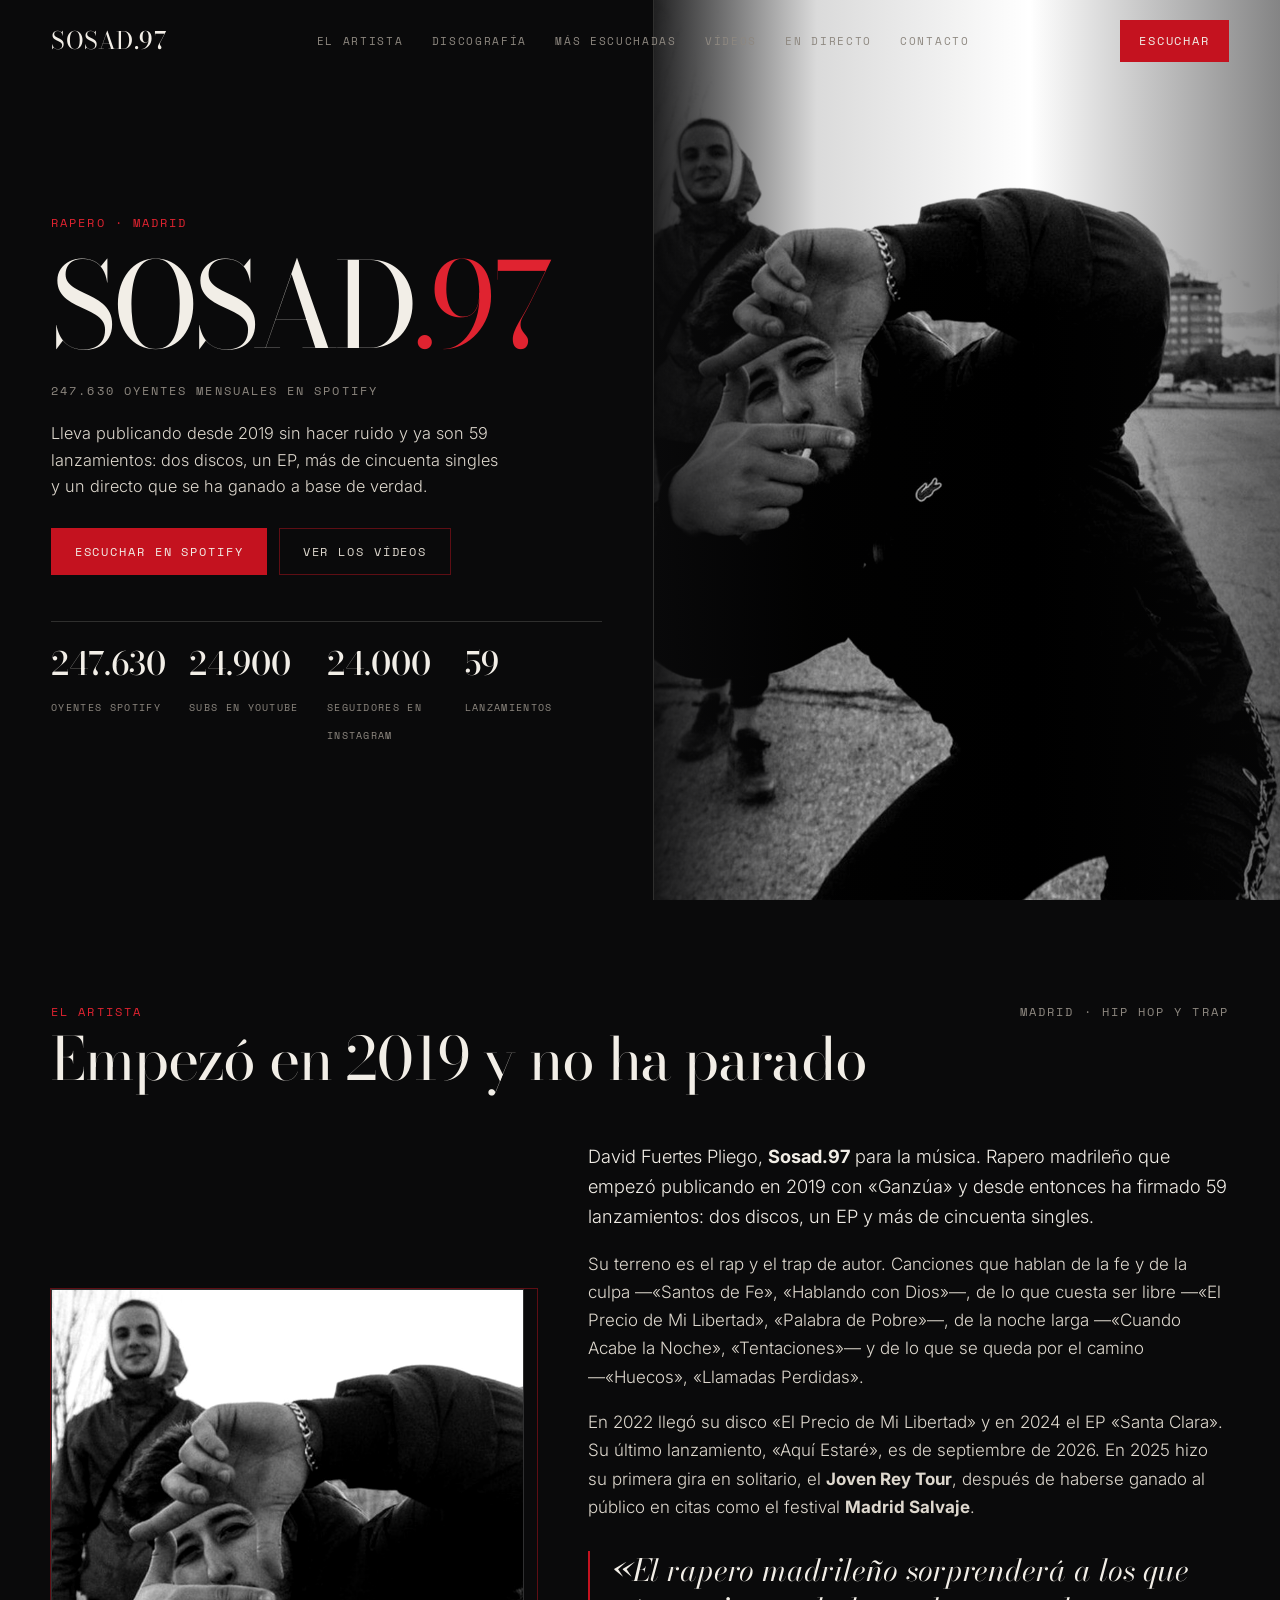
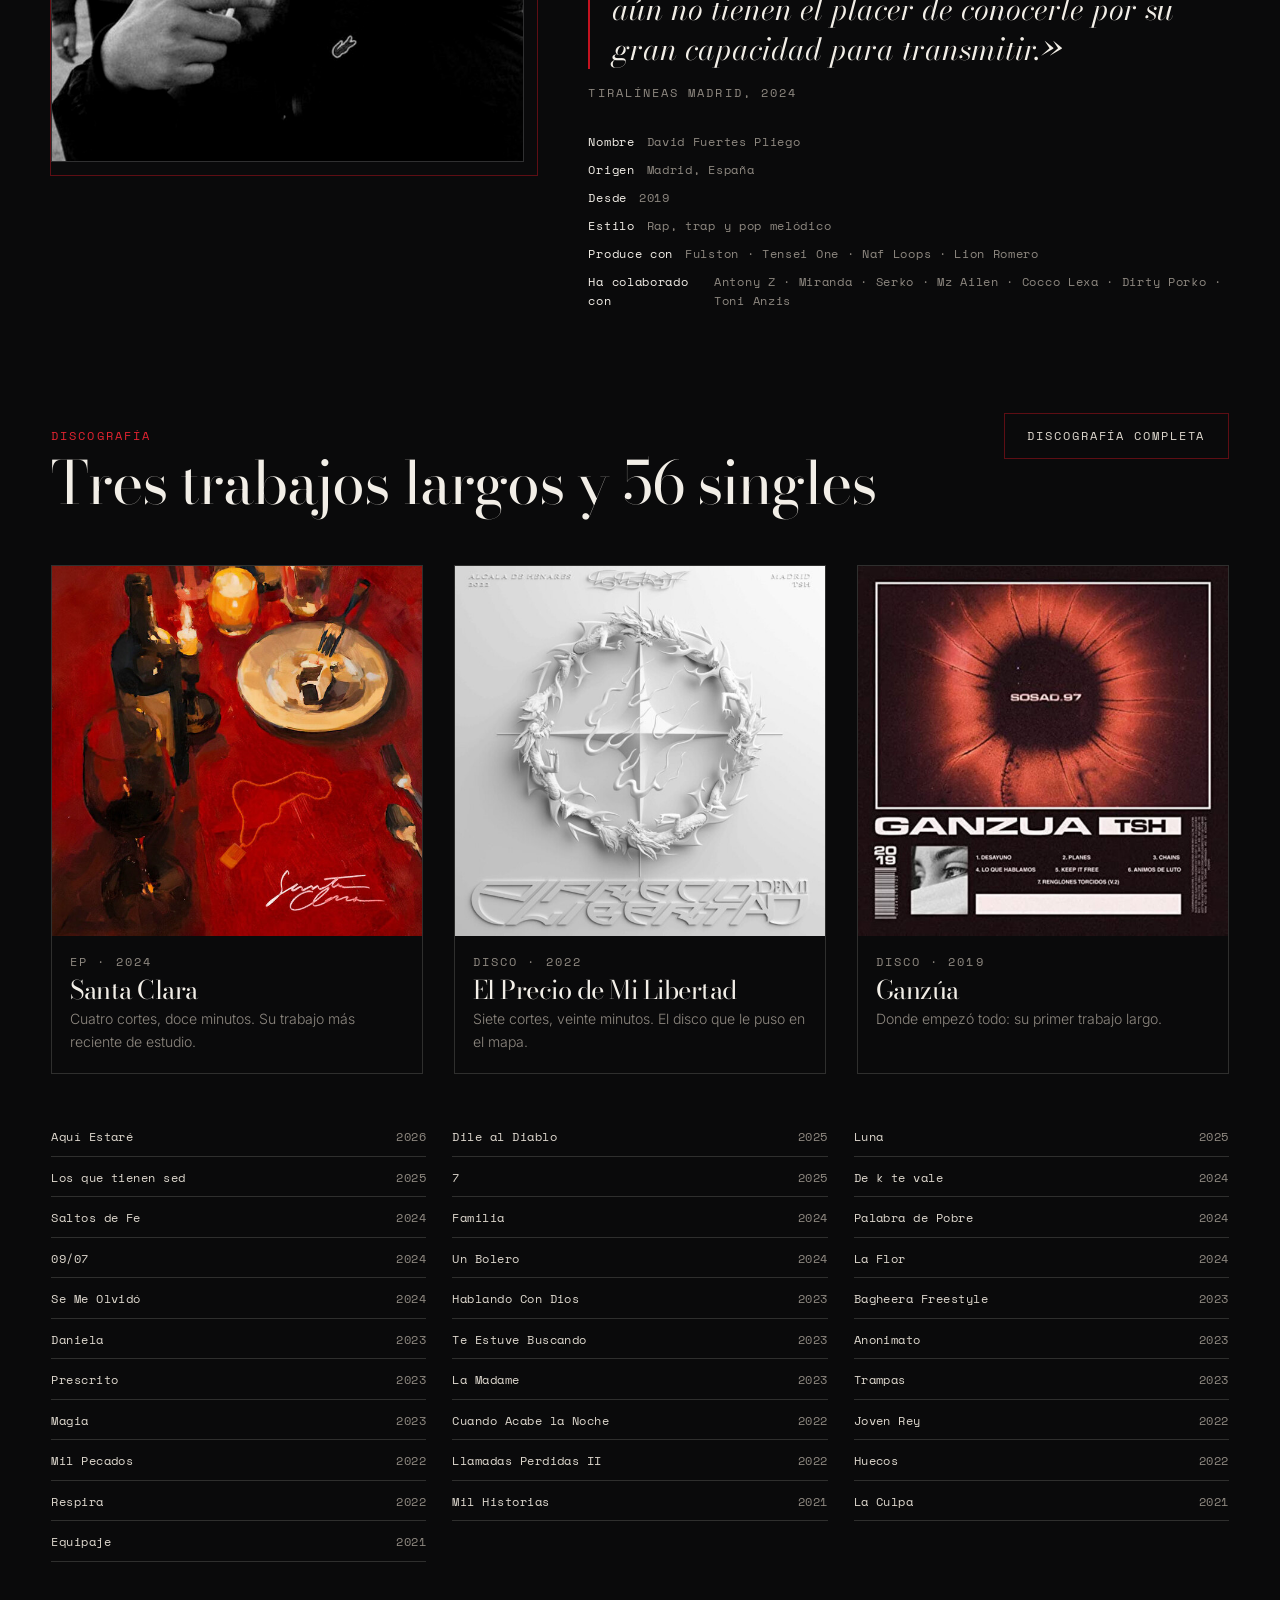
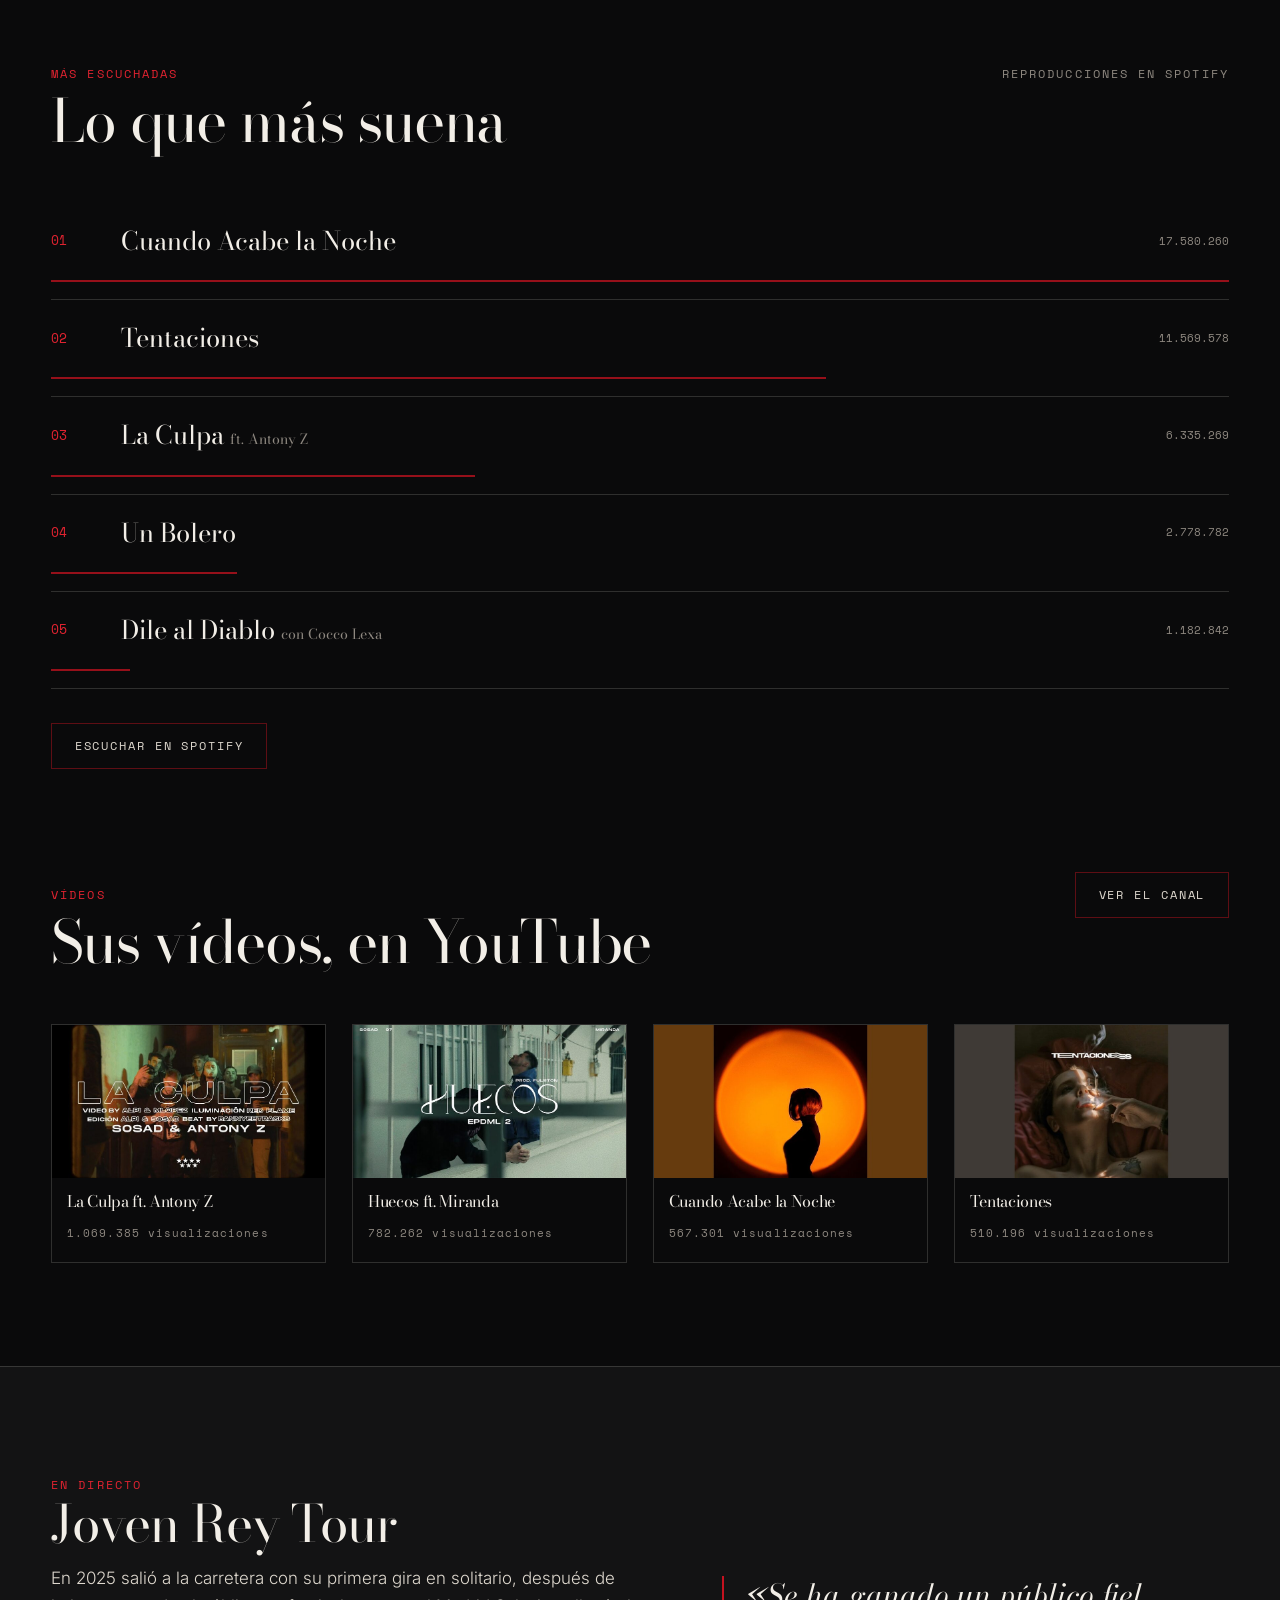
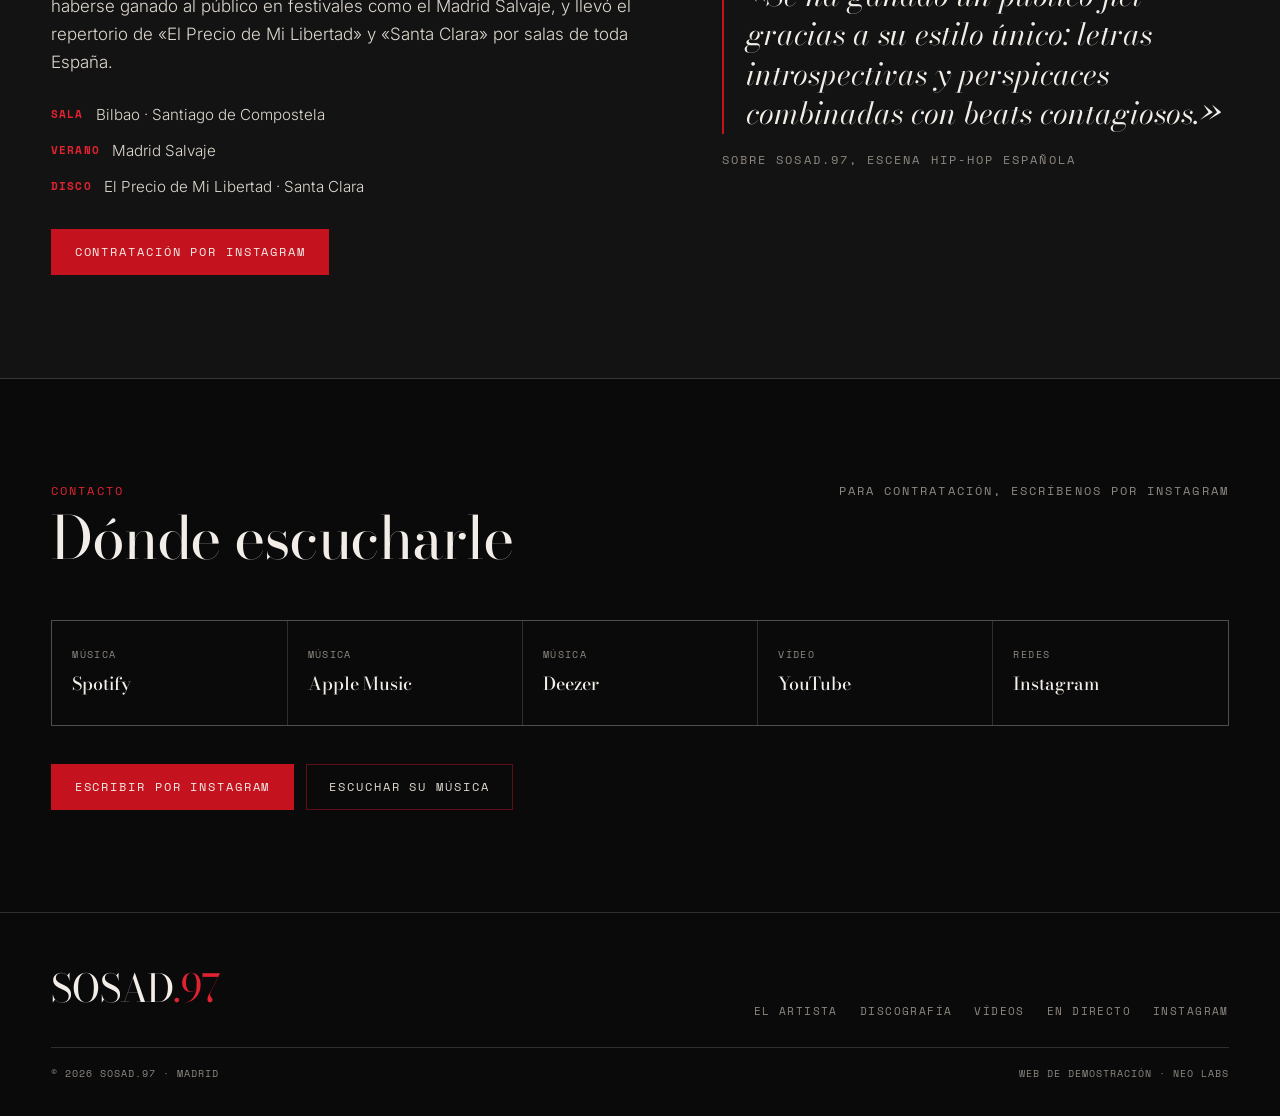
<file: index.html>
<!DOCTYPE html>
<html lang="es">
<head>
<meta charset="utf-8">
<meta name="viewport" content="width=device-width, initial-scale=1">
<title>SOSAD.97 — Rapero madrileño | Música, discografía y directo</title>
<meta name="description" content="SOSAD.97, rapero madrileño. 247.630 oyentes mensuales en Spotify, 59 lanzamientos desde 2019 y su primera gira en solitario. Escucha su música, mira sus vídeos y su discografía completa.">
<meta name="author" content="SOSAD.97">
<meta property="og:type" content="music.musician">
<meta property="og:title" content="SOSAD.97 — Rapero madrileño">
<meta property="og:description" content="247.630 oyentes mensuales en Spotify. 59 lanzamientos desde 2019. Discografía, vídeos y enlaces oficiales.">
<meta property="og:image" content="assets/og.jpg">
<meta property="og:url" content="https://neolabs-clientes.github.io/sosad97/">
<meta name="twitter:card" content="summary_large_image">
<link rel="canonical" href="https://neolabs-clientes.github.io/sosad97/">
<link rel="icon" href="assets/img/marca.jpg">
<link rel="preconnect" href="https://fonts.googleapis.com">
<link rel="preconnect" href="https://fonts.gstatic.com" crossorigin>
<link href="https://fonts.googleapis.com/css2?family=Bodoni+Moda:ital,opsz,wght@0,6..96,400;0,6..96,500;1,6..96,400&family=Space+Mono:wght@400;700&family=Inter:wght@300;400;500&display=swap" rel="stylesheet">
<link rel="stylesheet" href="assets/estilo.css">
<script type="application/ld+json">
{"@context":"https://schema.org","@type":"MusicGroup","name":"Sosad.97","alternateName":"SOSAD.97","genre":["Hip hop","Trap","Rap alternativo"],"url":"https://neolabs-clientes.github.io/sosad97/","image":"https://neolabs-clientes.github.io/sosad97/assets/img/hero.jpg","foundingDate":"2019","foundingLocation":{"@type":"Place","name":"Madrid, España"},"sameAs":["https://open.spotify.com/artist/7Dhtrm0gyXdmDvvc5zAh4w","https://music.apple.com/es/artist/sosad-97/1466661259","https://www.deezer.com/artist/67481252","https://www.youtube.com/channel/UCT6vvQgY9-sLoxODDKB-p6Q","https://www.instagram.com/sosad.97/"]}
</script>
</head>
<body>

<header id="cab">
  <div class="wrap nav">
    <a class="marca" href="#inicio">SOSAD<b>.97</b></a>
    <nav class="menu">
      <a href="#artista">El artista</a>
      <a href="#discografia">Discografía</a>
      <a href="#escuchadas">Más escuchadas</a>
      <a href="#videos">Vídeos</a>
      <a href="#directo">En directo</a>
      <a href="#contacto">Contacto</a>
    </nav>
    <a class="btn btn-rojo" href="https://open.spotify.com/artist/7Dhtrm0gyXdmDvvc5zAh4w" target="_blank" rel="noopener">Escuchar</a>
    <button class="burger" id="burger" aria-label="Menú">Menú</button>
  </div>
</header>

<section class="hero" id="inicio">
  <div class="hero-in">
    <div class="hero-txt">
      <span class="mono eyebrow">Rapero · Madrid</span>
      <h1>SOSAD<i>.97</i></h1>
      <span class="mono">247.630 oyentes mensuales en Spotify</span>
      <p class="hero-sub">Lleva publicando desde 2019 sin hacer ruido y ya son 59 lanzamientos: dos discos, un EP, más de cincuenta singles y un directo que se ha ganado a base de verdad.</p>
      <div class="hero-acc">
        <a class="btn btn-rojo" href="https://open.spotify.com/artist/7Dhtrm0gyXdmDvvc5zAh4w" target="_blank" rel="noopener">Escuchar en Spotify</a>
        <a class="btn btn-linea" href="#videos">Ver los vídeos</a>
      </div>
      <div class="cifras">
        <div><b>247.630</b><span>Oyentes Spotify</span></div>
        <div><b>24.900</b><span>Subs en YouTube</span></div>
        <div><b>24.000</b><span>Seguidores en Instagram</span></div>
        <div><b>59</b><span>Lanzamientos</span></div>
      </div>
    </div>
    <div class="hero-foto">
      <img src="assets/img/hero.jpg" alt="SOSAD.97, retrato en blanco y negro">
    </div>
  </div>
</section>
<section class="pad" id="artista">
  <div class="wrap">
    <div class="sep-titulo rv">
      <div>
        <span class="mono eyebrow">El artista</span>
        <h2>Empezó en 2019 y no ha parado</h2>
      </div>
      <span class="mono">Madrid · Hip hop y trap</span>
    </div>

    <div class="artista">
      <div class="artista-foto rv">
        <img src="assets/img/detalle.jpg" alt="SOSAD.97, detalle del retrato">
      </div>
      <div class="prosa rv">
        <p>David Fuertes Pliego, <b>Sosad.97</b> para la música. Rapero madrileño que empezó publicando en 2019 con «Ganzúa» y desde entonces ha firmado 59 lanzamientos: dos discos, un EP y más de cincuenta singles.</p>
        <p>Su terreno es el rap y el trap de autor. Canciones que hablan de la fe y de la culpa —«Santos de Fe», «Hablando con Dios»—, de lo que cuesta ser libre —«El Precio de Mi Libertad», «Palabra de Pobre»—, de la noche larga —«Cuando Acabe la Noche», «Tentaciones»— y de lo que se queda por el camino —«Huecos», «Llamadas Perdidas».</p>
        <p>En 2022 llegó su disco «El Precio de Mi Libertad» y en 2024 el EP «Santa Clara». Su último lanzamiento, «Aquí Estaré», es de septiembre de 2026. En 2025 hizo su primera gira en solitario, el <b>Joven Rey Tour</b>, después de haberse ganado al público en citas como el festival <b>Madrid Salvaje</b>.</p>

        <div class="cita" style="margin:30px 0">«El rapero madrileño sorprenderá a los que aún no tienen el placer de conocerle por su gran capacidad para transmitir.»</div>
        <span class="mono" style="display:block;margin:-16px 0 26px">Tiralíneas Madrid, 2024</span>

        <div class="ficha">
          <div><b>Nombre</b> David Fuertes Pliego</div>
          <div><b>Origen</b> Madrid, España</div>
          <div><b>Desde</b> 2019</div>
          <div><b>Estilo</b> Rap, trap y pop melódico</div>
          <div><b>Produce con</b> Fulston · Tensei One · Naf Loops · Lion Romero</div>
          <div><b>Ha colaborado con</b> Antony Z · Miranda · Serko · Mz Ailen · Cocco Lexa · Dirty Porko · Toni Anzis</div>
        </div>
      </div>
    </div>
  </div>
</section>

<section class="pad" id="discografia" style="padding-top:0">
  <div class="wrap">
    <div class="sep-titulo rv">
      <div>
        <span class="mono eyebrow">Discografía</span>
        <h2>Tres trabajos largos y 56 singles</h2>
      </div>
      <a class="btn btn-linea" href="https://open.spotify.com/artist/7Dhtrm0gyXdmDvvc5zAh4w" target="_blank" rel="noopener">Discografía completa</a>
    </div>

    <div class="discos rv">
      <a class="disco" href="https://open.spotify.com/artist/7Dhtrm0gyXdmDvvc5zAh4w" target="_blank" rel="noopener">
        <img src="assets/img/port-santa.jpg" alt="Portada del EP Santa Clara de Sosad.97">
        <div class="disco-info">
          <span class="mono">EP · 2024</span>
          <h3>Santa Clara</h3>
          <p>Cuatro cortes, doce minutos. Su trabajo más reciente de estudio.</p>
        </div>
      </a>
      <a class="disco" href="https://open.spotify.com/artist/7Dhtrm0gyXdmDvvc5zAh4w" target="_blank" rel="noopener">
        <img src="assets/img/port-precio.jpg" alt="Portada del disco El Precio de Mi Libertad de Sosad.97">
        <div class="disco-info">
          <span class="mono">Disco · 2022</span>
          <h3>El Precio de Mi Libertad</h3>
          <p>Siete cortes, veinte minutos. El disco que le puso en el mapa.</p>
        </div>
      </a>
      <a class="disco" href="https://open.spotify.com/artist/7Dhtrm0gyXdmDvvc5zAh4w" target="_blank" rel="noopener">
        <img src="assets/img/port-ganzua.jpg" alt="Portada del disco Ganzúa de Sosad.97">
        <div class="disco-info">
          <span class="mono">Disco · 2019</span>
          <h3>Ganzúa</h3>
          <p>Donde empezó todo: su primer trabajo largo.</p>
        </div>
      </a>
    </div>

    <div class="singles rv" style="margin-top:44px">
      <div><span>Aquí Estaré</span><i>2026</i></div>
      <div><span>Dile al Diablo</span><i>2025</i></div>
      <div><span>Luna</span><i>2025</i></div>
      <div><span>Los que tienen sed</span><i>2025</i></div>
      <div><span>7</span><i>2025</i></div>
      <div><span>De k te vale</span><i>2024</i></div>
      <div><span>Saltos de Fe</span><i>2024</i></div>
      <div><span>Familia</span><i>2024</i></div>
      <div><span>Palabra de Pobre</span><i>2024</i></div>
      <div><span>09/07</span><i>2024</i></div>
      <div><span>Un Bolero</span><i>2024</i></div>
      <div><span>La Flor</span><i>2024</i></div>
      <div><span>Se Me Olvidó</span><i>2024</i></div>
      <div><span>Hablando Con Dios</span><i>2023</i></div>
      <div><span>Bagheera Freestyle</span><i>2023</i></div>
      <div><span>Daniela</span><i>2023</i></div>
      <div><span>Te Estuve Buscando</span><i>2023</i></div>
      <div><span>Anonimato</span><i>2023</i></div>
      <div><span>Prescrito</span><i>2023</i></div>
      <div><span>La Madame</span><i>2023</i></div>
      <div><span>Trampas</span><i>2023</i></div>
      <div><span>Magia</span><i>2023</i></div>
      <div><span>Cuando Acabe la Noche</span><i>2022</i></div>
      <div><span>Joven Rey</span><i>2022</i></div>
      <div><span>Mil Pecados</span><i>2022</i></div>
      <div><span>Llamadas Perdidas II</span><i>2022</i></div>
      <div><span>Huecos</span><i>2022</i></div>
      <div><span>Respira</span><i>2022</i></div>
      <div><span>Mil Historias</span><i>2021</i></div>
      <div><span>La Culpa</span><i>2021</i></div>
      <div><span>Equipaje</span><i>2021</i></div>
    </div>
  </div>
</section>
<section class="pad" id="escuchadas" style="padding-top:0">
  <div class="wrap">
    <div class="sep-titulo rv">
      <div>
        <span class="mono eyebrow">Más escuchadas</span>
        <h2>Lo que más suena</h2>
      </div>
      <span class="mono">Reproducciones en Spotify</span>
    </div>

    <div class="tops rv">
      <div class="fila">
        <span class="n">01</span>
        <span class="t">Cuando Acabe la Noche</span>
        <span class="p">17.580.260</span>
        <span class="barra" style="width:100%"></span>
      </div>
      <div class="fila">
        <span class="n">02</span>
        <span class="t">Tentaciones</span>
        <span class="p">11.569.578</span>
        <span class="barra" style="width:65.8%"></span>
      </div>
      <div class="fila">
        <span class="n">03</span>
        <span class="t">La Culpa <span class="gris" style="font-size:.55em">ft. Antony Z</span></span>
        <span class="p">6.335.269</span>
        <span class="barra" style="width:36%"></span>
      </div>
      <div class="fila">
        <span class="n">04</span>
        <span class="t">Un Bolero</span>
        <span class="p">2.778.782</span>
        <span class="barra" style="width:15.8%"></span>
      </div>
      <div class="fila">
        <span class="n">05</span>
        <span class="t">Dile al Diablo <span class="gris" style="font-size:.55em">con Cocco Lexa</span></span>
        <span class="p">1.182.842</span>
        <span class="barra" style="width:6.7%"></span>
      </div>
    </div>

    <a class="btn btn-linea rv" href="https://open.spotify.com/artist/7Dhtrm0gyXdmDvvc5zAh4w" target="_blank" rel="noopener" style="margin-top:34px">Escuchar en Spotify</a>
  </div>
</section>

<section class="pad" id="videos" style="padding-top:0">
  <div class="wrap">
    <div class="sep-titulo rv">
      <div>
        <span class="mono eyebrow">Vídeos</span>
        <h2>Sus vídeos, en YouTube</h2>
      </div>
      <a class="btn btn-linea" href="https://www.youtube.com/channel/UCT6vvQgY9-sLoxODDKB-p6Q" target="_blank" rel="noopener">Ver el canal</a>
    </div>

    <div class="videos rv">
      <a class="video" href="https://www.youtube.com/watch?v=1YUqp9k54Hk" target="_blank" rel="noopener">
        <img src="assets/img/vid-1.jpg" alt="Vídeo de La Culpa de Sosad.97 con Antony Z">
        <div class="video-info"><h3>La Culpa ft. Antony Z</h3><span>1.069.385 visualizaciones</span></div>
      </a>
      <a class="video" href="https://www.youtube.com/watch?v=1iPzD85_R4Y" target="_blank" rel="noopener">
        <img src="assets/img/vid-2.jpg" alt="Vídeo de Huecos de Sosad.97 con Miranda">
        <div class="video-info"><h3>Huecos ft. Miranda</h3><span>782.262 visualizaciones</span></div>
      </a>
      <a class="video" href="https://www.youtube.com/watch?v=u2h4dkyW1lE" target="_blank" rel="noopener">
        <img src="assets/img/vid-3.jpg" alt="Vídeo de Cuando Acabe la Noche de Sosad.97">
        <div class="video-info"><h3>Cuando Acabe la Noche</h3><span>567.301 visualizaciones</span></div>
      </a>
      <a class="video" href="https://www.youtube.com/watch?v=UP-LpN3Rqrc" target="_blank" rel="noopener">
        <img src="assets/img/vid-4.jpg" alt="Vídeo de Tentaciones de Sosad.97">
        <div class="video-info"><h3>Tentaciones</h3><span>510.196 visualizaciones</span></div>
      </a>
    </div>
  </div>
</section>

<section class="pad directo" id="directo">
  <div class="wrap directo-in">
    <div class="rv">
      <span class="mono eyebrow">En directo</span>
      <h2>Joven Rey Tour</h2>
      <p style="color:var(--hueso2);margin-top:14px">En 2025 salió a la carretera con su primera gira en solitario, después de haberse ganado al público en festivales como el Madrid Salvaje, y llevó el repertorio de «El Precio de Mi Libertad» y «Santa Clara» por salas de toda España.</p>
      <ul style="margin-top:26px">
        <li><b>SALA</b> Bilbao · Santiago de Compostela</li>
        <li><b>VERANO</b> Madrid Salvaje</li>
        <li><b>DISCO</b> El Precio de Mi Libertad · Santa Clara</li>
      </ul>
      <a class="btn btn-rojo" href="https://ig.me/m/sosad.97" target="_blank" rel="noopener" style="margin-top:30px">Contratación por Instagram</a>
    </div>
    <div class="rv">
      <div class="cita">«Se ha ganado un público fiel gracias a su estilo único: letras introspectivas y perspicaces combinadas con beats contagiosos.»</div>
      <span class="mono" style="display:block;margin-top:16px">Sobre Sosad.97, escena hip-hop española</span>
    </div>
  </div>
</section>
<section class="pad" id="contacto">
  <div class="wrap">
    <div class="sep-titulo rv">
      <div>
        <span class="mono eyebrow">Contacto</span>
        <h2>Dónde escucharle</h2>
      </div>
      <span class="mono">Para contratación, escríbenos por Instagram</span>
    </div>

    <div class="enlaces rv">
      <a class="enlace" href="https://open.spotify.com/artist/7Dhtrm0gyXdmDvvc5zAh4w" target="_blank" rel="noopener"><span>Música</span><b>Spotify</b></a>
      <a class="enlace" href="https://music.apple.com/es/artist/sosad-97/1466661259" target="_blank" rel="noopener"><span>Música</span><b>Apple Music</b></a>
      <a class="enlace" href="https://www.deezer.com/artist/67481252" target="_blank" rel="noopener"><span>Música</span><b>Deezer</b></a>
      <a class="enlace" href="https://www.youtube.com/channel/UCT6vvQgY9-sLoxODDKB-p6Q" target="_blank" rel="noopener"><span>Vídeo</span><b>YouTube</b></a>
      <a class="enlace" href="https://www.instagram.com/sosad.97/" target="_blank" rel="noopener"><span>Redes</span><b>Instagram</b></a>
    </div>

    <div class="rv" style="margin-top:38px;display:flex;gap:12px;flex-wrap:wrap">
      <a class="btn btn-rojo" href="https://ig.me/m/sosad.97" target="_blank" rel="noopener">Escribir por Instagram</a>
      <a class="btn btn-linea" href="https://open.spotify.com/artist/7Dhtrm0gyXdmDvvc5zAh4w" target="_blank" rel="noopener">Escuchar su música</a>
    </div>
  </div>
</section>

<footer class="pie">
  <div class="wrap">
    <div class="pie-in">
      <div class="pie-marca">SOSAD<i>.97</i></div>
      <div class="pie-links">
        <a href="#artista">El artista</a>
        <a href="#discografia">Discografía</a>
        <a href="#videos">Vídeos</a>
        <a href="#directo">En directo</a>
        <a href="https://www.instagram.com/sosad.97/" target="_blank" rel="noopener">Instagram</a>
      </div>
    </div>
    <div class="pie-abajo">
      <span>© 2026 Sosad.97 · Madrid</span>
      <span>Web de demostración · NEO Labs</span>
    </div>
  </div>
</footer>

<script>
(function(){
  var cab = document.getElementById('cab');
  var pinta = function(){ cab.classList.toggle('fijo', window.scrollY > 40) };
  pinta(); window.addEventListener('scroll', pinta, {passive:true});

  var b = document.getElementById('burger'), m = document.querySelector('.menu');
  if (b) b.addEventListener('click', function(){ m.classList.toggle('abierto') });
  if (m) m.addEventListener('click', function(e){ if (e.target.tagName === 'A') m.classList.remove('abierto') });

  var io = new IntersectionObserver(function(es){
    es.forEach(function(en){ if (en.isIntersecting){ en.target.classList.add('visto'); io.unobserve(en.target) } });
  }, {threshold:.14});
  document.querySelectorAll('.rv').forEach(function(el){ io.observe(el) });
})();
</script>
</body>
</html>
</file>
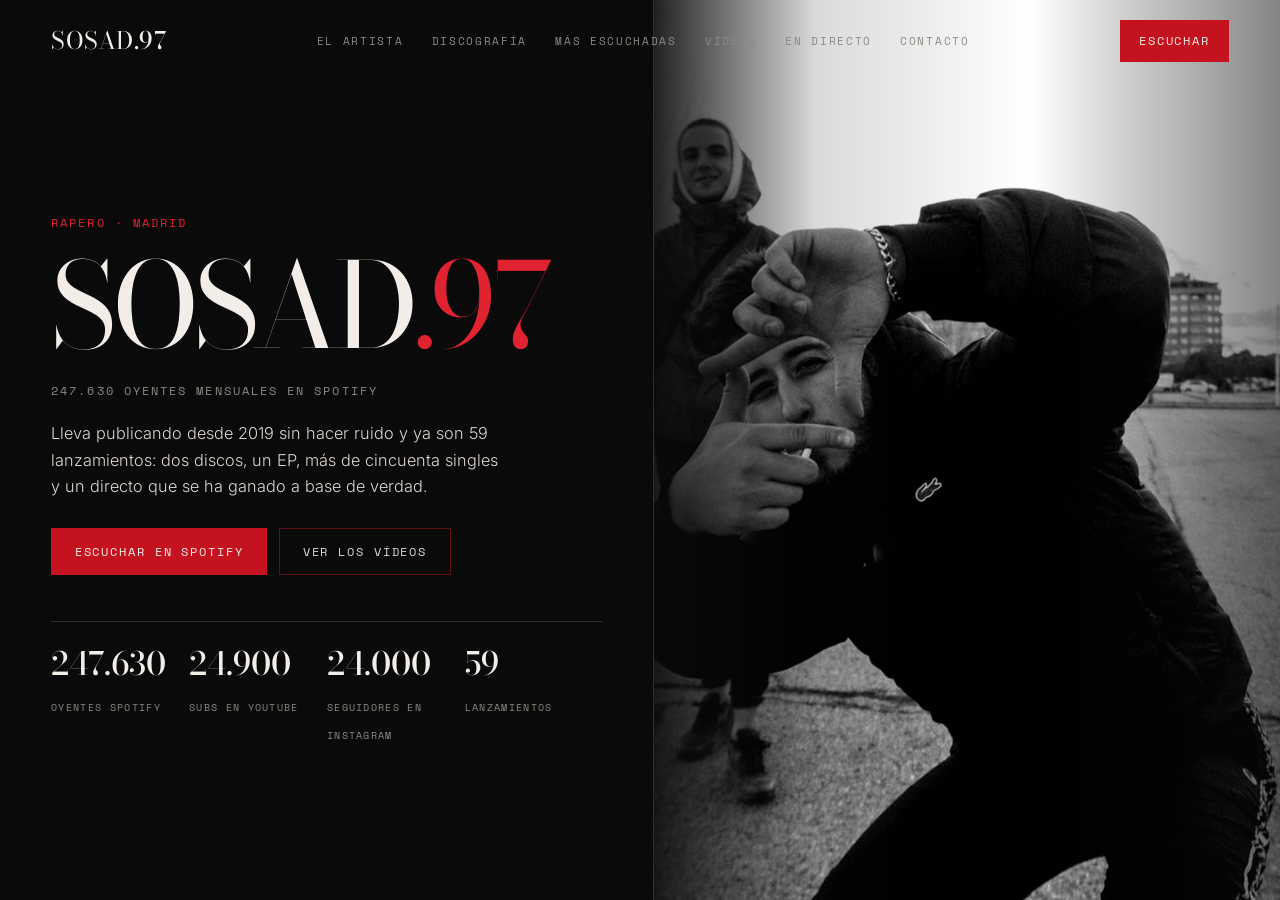
<file: p1.html>
<!DOCTYPE html>
<html lang="es">
<head>
<meta charset="utf-8">
<meta name="viewport" content="width=device-width, initial-scale=1">
<title>SOSAD.97 — Rapero madrileño | Música, discografía y directo</title>
<meta name="description" content="SOSAD.97, rapero madrileño. 247.630 oyentes mensuales en Spotify, 59 lanzamientos desde 2019 y su primera gira en solitario. Escucha su música, mira sus vídeos y su discografía completa.">
<meta name="author" content="SOSAD.97">
<meta property="og:type" content="music.musician">
<meta property="og:title" content="SOSAD.97 — Rapero madrileño">
<meta property="og:description" content="247.630 oyentes mensuales en Spotify. 59 lanzamientos desde 2019. Discografía, vídeos y enlaces oficiales.">
<meta property="og:image" content="assets/og.jpg">
<meta property="og:url" content="https://neolabs-clientes.github.io/sosad97/">
<meta name="twitter:card" content="summary_large_image">
<link rel="canonical" href="https://neolabs-clientes.github.io/sosad97/">
<link rel="icon" href="assets/img/marca.jpg">
<link rel="preconnect" href="https://fonts.googleapis.com">
<link rel="preconnect" href="https://fonts.gstatic.com" crossorigin>
<link href="https://fonts.googleapis.com/css2?family=Bodoni+Moda:ital,opsz,wght@0,6..96,400;0,6..96,500;1,6..96,400&family=Space+Mono:wght@400;700&family=Inter:wght@300;400;500&display=swap" rel="stylesheet">
<link rel="stylesheet" href="assets/estilo.css">
<script type="application/ld+json">
{"@context":"https://schema.org","@type":"MusicGroup","name":"Sosad.97","alternateName":"SOSAD.97","genre":["Hip hop","Trap","Rap alternativo"],"url":"https://neolabs-clientes.github.io/sosad97/","image":"https://neolabs-clientes.github.io/sosad97/assets/img/hero.jpg","foundingDate":"2019","foundingLocation":{"@type":"Place","name":"Madrid, España"},"sameAs":["https://open.spotify.com/artist/7Dhtrm0gyXdmDvvc5zAh4w","https://music.apple.com/es/artist/sosad-97/1466661259","https://www.deezer.com/artist/67481252","https://www.youtube.com/channel/UCT6vvQgY9-sLoxODDKB-p6Q","https://www.instagram.com/sosad.97/"]}
</script>
</head>
<body>

<header id="cab">
  <div class="wrap nav">
    <a class="marca" href="#inicio">SOSAD<b>.97</b></a>
    <nav class="menu">
      <a href="#artista">El artista</a>
      <a href="#discografia">Discografía</a>
      <a href="#escuchadas">Más escuchadas</a>
      <a href="#videos">Vídeos</a>
      <a href="#directo">En directo</a>
      <a href="#contacto">Contacto</a>
    </nav>
    <a class="btn btn-rojo" href="https://open.spotify.com/artist/7Dhtrm0gyXdmDvvc5zAh4w" target="_blank" rel="noopener">Escuchar</a>
    <button class="burger" id="burger" aria-label="Menú">Menú</button>
  </div>
</header>

<section class="hero" id="inicio">
  <div class="hero-in">
    <div class="hero-txt">
      <span class="mono eyebrow">Rapero · Madrid</span>
      <h1>SOSAD<i>.97</i></h1>
      <span class="mono">247.630 oyentes mensuales en Spotify</span>
      <p class="hero-sub">Lleva publicando desde 2019 sin hacer ruido y ya son 59 lanzamientos: dos discos, un EP, más de cincuenta singles y un directo que se ha ganado a base de verdad.</p>
      <div class="hero-acc">
        <a class="btn btn-rojo" href="https://open.spotify.com/artist/7Dhtrm0gyXdmDvvc5zAh4w" target="_blank" rel="noopener">Escuchar en Spotify</a>
        <a class="btn btn-linea" href="#videos">Ver los vídeos</a>
      </div>
      <div class="cifras">
        <div><b>247.630</b><span>Oyentes Spotify</span></div>
        <div><b>24.900</b><span>Subs en YouTube</span></div>
        <div><b>24.000</b><span>Seguidores en Instagram</span></div>
        <div><b>59</b><span>Lanzamientos</span></div>
      </div>
    </div>
    <div class="hero-foto">
      <img src="assets/img/hero.jpg" alt="SOSAD.97, retrato en blanco y negro">
    </div>
  </div>
</section>
</file>
<file: assets/estilo.css>
/* SOSAD.97 — base, tipografía, cabecera */
*, *::before, *::after { box-sizing: border-box; margin: 0; padding: 0 }

:root{
  --negro:#0A0A0B;
  --tinta:#131314;
  --hueso:#F2EEE7;
  --hueso2:#DED8CE;
  --rojo:#C4121F;
  --rojo2:#E02330;
  --oro:#C9A227;
  --gris:#8E8880;
  --linea:rgba(242,238,231,.16);
  --linea-roja:rgba(196,18,31,.45);
  --disp:'Bodoni Moda', Georgia, serif;
  --mono:'Space Mono', ui-monospace, monospace;
  --body:'Inter', system-ui, sans-serif;
}

html{ scroll-behavior:smooth }
body{
  background:var(--negro); color:var(--hueso);
  font-family:var(--body); font-weight:300;
  font-size:17px; line-height:1.65;
  -webkit-font-smoothing:antialiased; overflow-x:hidden;
}
img{ max-width:100%; display:block }
a{ color:inherit; text-decoration:none }
.wrap{ width:min(1240px,92vw); margin:0 auto }
.pad{ padding:clamp(66px,8vw,116px) 0 }

h1,h2,h3{ font-family:var(--disp); font-weight:400; line-height:1.02; letter-spacing:-.02em }
h2{ font-size:clamp(2.1rem,5vw,3.7rem) }
h3{ font-size:clamp(1.2rem,2.2vw,1.6rem) }

.mono{ font-family:var(--mono); font-size:.72rem; letter-spacing:.18em; text-transform:uppercase; color:var(--gris) }
.eyebrow{ color:var(--rojo2); display:inline-block }
.rojo{ color:var(--rojo2) }
.gris{ color:var(--gris) }

.btn{
  display:inline-flex; align-items:center; gap:.6em;
  font-family:var(--mono); font-size:.74rem; letter-spacing:.16em; text-transform:uppercase;
  padding:1.05em 1.9em; border:1px solid var(--hueso); color:var(--hueso);
  background:transparent; transition:.25s ease;
}
.btn:hover{ background:var(--hueso); color:var(--negro) }
.btn-rojo{ background:var(--rojo); border-color:var(--rojo); color:var(--hueso) }
.btn-rojo:hover{ background:var(--rojo2); border-color:var(--rojo2); color:var(--hueso) }
.btn-linea{ border-color:var(--linea-roja); color:var(--hueso2) }
.btn-linea:hover{ background:var(--rojo); border-color:var(--rojo); color:var(--hueso) }

/* ---------- cabecera ---------- */
header{
  position:fixed; inset:0 0 auto 0; z-index:60; padding:20px 0; transition:.3s ease;
  border-bottom:1px solid transparent;
}
header.fijo{ background:rgba(10,10,11,.93); backdrop-filter:blur(12px); border-bottom-color:var(--linea); padding:13px 0 }
.nav{ display:flex; align-items:center; justify-content:space-between; gap:22px }
.marca{ font-family:var(--disp); font-size:1.5rem; letter-spacing:.02em; white-space:nowrap }
.marca b{ font-weight:500 }
.marca i{ font-style:normal; color:var(--rojo2) }
.menu{ display:flex; gap:clamp(14px,2.2vw,30px) }
.menu a{ font-family:var(--mono); font-size:.7rem; letter-spacing:.15em; text-transform:uppercase; color:var(--gris); transition:.2s }
.menu a:hover{ color:var(--hueso) }
.nav .btn{ padding:.85em 1.5em }
.burger{ display:none; background:none; border:0; color:var(--hueso); font-family:var(--mono); font-size:.72rem; letter-spacing:.16em; cursor:pointer }
/* SOSAD.97 — hero, datos, artista, discografía */
.hero-in{ display:grid; grid-template-columns:1.02fr .98fr; min-height:100svh }
.hero-txt{
  display:flex; flex-direction:column; justify-content:center; gap:20px;
  padding:150px clamp(26px,4vw,64px) 90px max(4vw, calc((100vw - 1240px)/2));
}
.hero-txt h1{ font-size:clamp(3.2rem,9.2vw,7.4rem); line-height:.92; letter-spacing:-.035em; font-weight:400 }
.hero-txt h1 i{ font-style:normal; color:var(--rojo2) }
.hero-sub{ max-width:46ch; color:var(--hueso2); font-size:1.02rem }
.hero-acc{ display:flex; flex-wrap:wrap; gap:12px; margin-top:8px }
.hero-foto{ position:relative; overflow:hidden; border-left:1px solid var(--linea) }
.hero-foto img{ width:100%; height:100%; object-fit:cover; object-position:60% 26%; filter:grayscale(1) contrast(1.08) }
.hero-foto::after{ content:""; position:absolute; inset:0; pointer-events:none;
  background:linear-gradient(90deg, rgba(10,10,11,.9) 0%, rgba(10,10,11,.15) 26%, rgba(10,10,11,0) 60%, rgba(10,10,11,.5) 100%) }

.cifras{ display:grid; grid-template-columns:repeat(4,1fr); gap:1px; margin-top:26px; border-top:1px solid var(--linea) }
.cifras div{ padding:16px 14px 0 0 }
.cifras b{ font-family:var(--disp); font-size:clamp(1.35rem,2.6vw,2rem); display:block; font-weight:500 }
.cifras span{ font-family:var(--mono); font-size:.63rem; letter-spacing:.13em; text-transform:uppercase; color:var(--gris) }

.sep-titulo{ display:flex; align-items:baseline; justify-content:space-between; gap:20px; flex-wrap:wrap; margin-bottom:clamp(30px,4vw,52px) }
.sep-titulo .mono{ margin-bottom:8px; display:block }

.artista{ display:grid; grid-template-columns:.85fr 1.15fr; gap:clamp(26px,5vw,70px); align-items:center }
.artista-foto{ position:relative }
.artista-foto img{ width:100%; aspect-ratio:1/1; object-fit:cover; filter:grayscale(1) contrast(1.05); border:1px solid var(--linea) }
.artista-foto::before{ content:""; position:absolute; inset:-1px -14px -14px -1px; border:1px solid var(--linea-roja); z-index:-1 }
.prosa p{ margin-bottom:1.05em; color:var(--hueso2) }
.prosa p:first-of-type{ font-size:1.14rem; color:var(--hueso) }
.ficha{ margin-top:30px; display:grid; gap:9px }
.ficha div{ display:flex; gap:12px; font-family:var(--mono); font-size:.72rem; letter-spacing:.06em; color:var(--gris) }
.ficha b{ color:var(--hueso); font-weight:400 }

.discos{ display:grid; grid-template-columns:repeat(3,1fr); gap:clamp(18px,2.4vw,32px) }
.disco{ border:1px solid var(--linea); transition:.3s ease }
.disco:hover{ border-color:var(--linea-roja); transform:translateY(-3px) }
.disco img{ width:100%; aspect-ratio:1/1; object-fit:cover }
.disco-info{ padding:16px 18px 20px }
.disco-info .mono{ display:block; margin-bottom:6px }
.disco-info h3{ margin-bottom:4px }
.disco-info p{ font-size:.88rem; color:var(--gris) }

.singles{ display:grid; grid-template-columns:repeat(3,1fr); gap:2px 26px; margin-top:34px }
.singles div{ display:flex; justify-content:space-between; gap:12px; padding:9px 0; border-bottom:1px solid var(--linea); font-family:var(--mono); font-size:.74rem; letter-spacing:.04em }
.singles span{ color:var(--hueso2) }
.singles i{ color:var(--gris); font-style:normal }
/* SOSAD.97 — más escuchadas, vídeos, directo, enlaces y pie */

.tops .fila{ display:grid; grid-template-columns:52px 1fr auto; gap:18px; align-items:center; padding:17px 0; border-bottom:1px solid var(--linea) }
.tops .n{ font-family:var(--mono); font-size:.8rem; color:var(--rojo2) }
.tops .t{ font-family:var(--disp); font-size:clamp(1.15rem,2.2vw,1.6rem) }
.tops .p{ font-family:var(--mono); font-size:.7rem; color:var(--gris); white-space:nowrap }
.tops .barra{ grid-column:1/-1; height:2px; background:var(--rojo); max-width:100%; opacity:.75 }

.videos{ display:grid; grid-template-columns:repeat(4,1fr); gap:clamp(16px,2vw,26px) }
.video{ border:1px solid var(--linea); transition:.3s ease; display:block }
.video:hover{ border-color:var(--linea-roja) }
.video img{ width:100%; aspect-ratio:16/9; object-fit:cover }
.video-info{ padding:13px 15px 17px }
.video-info h3{ font-size:1rem; margin-bottom:6px; line-height:1.25 }
.video-info span{ font-family:var(--mono); font-size:.66rem; letter-spacing:.1em; color:var(--gris) }

.directo{ background:var(--tinta); border-top:1px solid var(--linea); border-bottom:1px solid var(--linea) }
.directo-in{ display:grid; grid-template-columns:1.1fr .9fr; gap:clamp(26px,4vw,60px); align-items:center }
.directo h2{ font-size:clamp(1.9rem,4.4vw,3.2rem) }
.directo ul{ list-style:none; display:grid; gap:11px }
.directo li{ display:flex; gap:12px; font-size:.95rem; color:var(--hueso2) }
.directo li b{ font-family:var(--mono); font-size:.68rem; letter-spacing:.1em; color:var(--rojo2); padding-top:4px }
.cita{ border-left:2px solid var(--rojo); padding-left:22px; font-family:var(--disp); font-size:clamp(1.3rem,2.6vw,1.9rem); line-height:1.3; font-style:italic; color:var(--hueso) }

.enlaces{ display:grid; grid-template-columns:repeat(5,1fr); gap:1px; border:1px solid var(--linea); background:var(--linea) }
.enlace{ background:var(--negro); padding:26px 20px; transition:.25s ease; display:block }
.enlace:hover{ background:var(--rojo) }
.enlace span{ font-family:var(--mono); font-size:.62rem; letter-spacing:.14em; text-transform:uppercase; color:var(--gris); display:block; margin-bottom:6px }
.enlace:hover span{ color:rgba(242,238,231,.75) }
.enlace b{ font-family:var(--disp); font-size:1.12rem; font-weight:500 }

.pie{ border-top:1px solid var(--linea); padding:44px 0 34px }
.pie-in{ display:flex; justify-content:space-between; gap:24px; flex-wrap:wrap; align-items:flex-end }
.pie-marca{ font-family:var(--disp); font-size:2.4rem; letter-spacing:-.02em }
.pie-marca i{ font-style:normal; color:var(--rojo2) }
.pie-links{ display:flex; gap:22px; flex-wrap:wrap }
.pie-links a{ font-family:var(--mono); font-size:.68rem; letter-spacing:.13em; text-transform:uppercase; color:var(--gris) }
.pie-links a:hover{ color:var(--hueso) }
.pie-abajo{ margin-top:26px; padding-top:18px; border-top:1px solid var(--linea); font-family:var(--mono); font-size:.63rem; letter-spacing:.1em; text-transform:uppercase; color:var(--gris); display:flex; justify-content:space-between; gap:16px; flex-wrap:wrap }

.rv{ opacity:0; transform:translateY(18px); transition:.7s cubic-bezier(.2,.7,.3,1) }
.rv.visto{ opacity:1; transform:none }

@media (max-width:1000px){
  .hero-in{ grid-template-columns:1fr; min-height:0 }
  .hero-txt{ padding:130px 5vw 44px }
  .hero-foto{ order:-1; border-left:0; border-bottom:1px solid var(--linea) }
  .hero-foto img{ height:44svh }
  .artista, .directo-in{ grid-template-columns:1fr }
  .discos, .videos{ grid-template-columns:1fr 1fr }
}
@media (max-width:760px){
  .menu, .nav .btn{ display:none }
  .burger{ display:block }
  .marca{ font-size:1.25rem }
  .cifras{ grid-template-columns:1fr 1fr; gap:14px 10px }
  .singles{ grid-template-columns:1fr }
  .videos{ grid-template-columns:1fr }
  .enlaces{ grid-template-columns:1fr 1fr }
  .tops .fila{ grid-template-columns:34px 1fr; gap:12px }
  .tops .p{ grid-column:2; text-align:left }
  .pie-marca{ font-size:1.9rem }
}

.menu.abierto{ display:flex; flex-direction:column; gap:15px; position:fixed; inset:50px 0 auto 0;
  background:rgba(10,10,11,.98); border-bottom:1px solid var(--linea); padding:22px 5vw 26px; z-index:59 }
.menu.abierto a{ font-size:.8rem; color:var(--hueso) }
</file>
